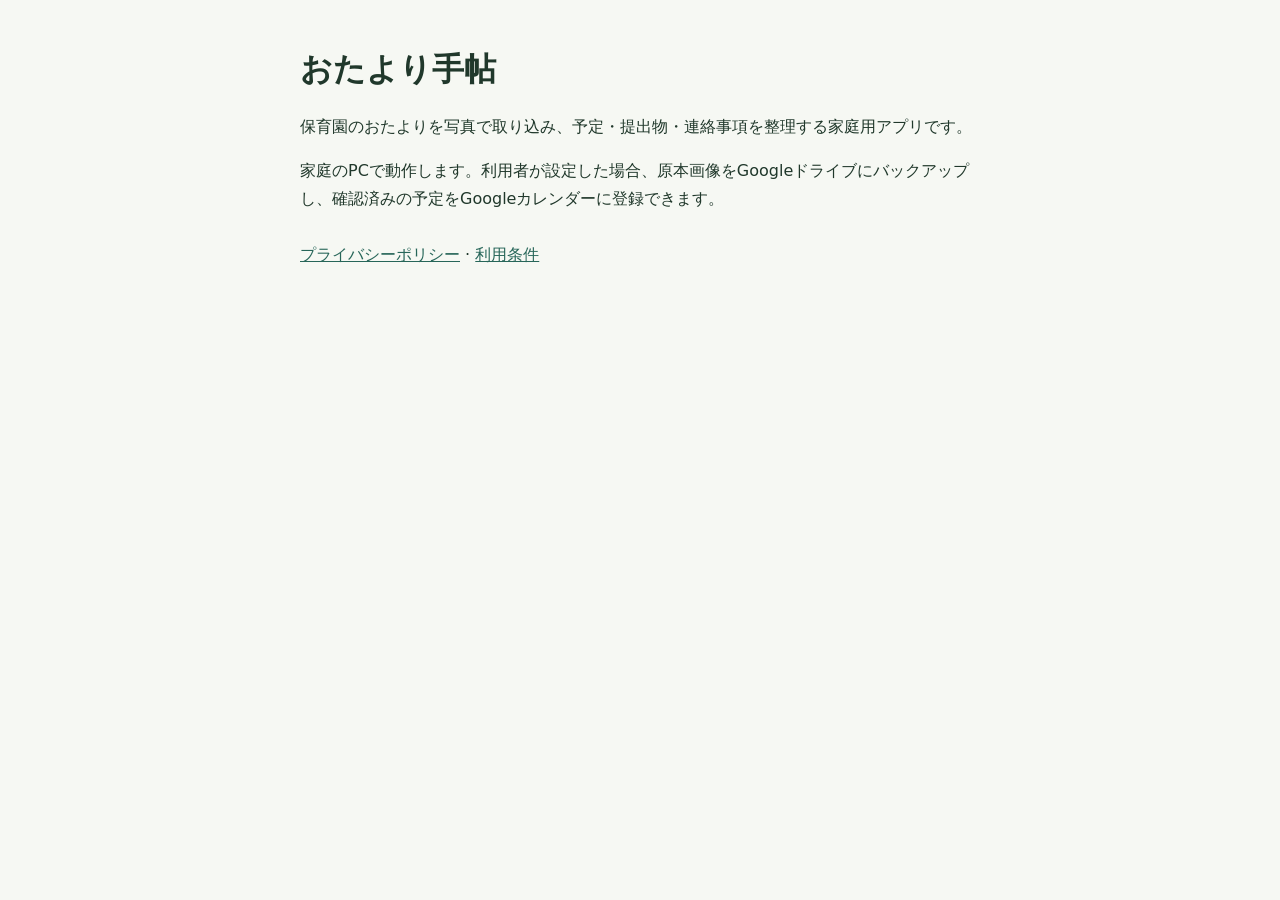
<file: index.html>
<!doctype html>
<html lang="ja"><meta charset="utf-8"><meta name="viewport" content="width=device-width,initial-scale=1"><title>おたより手帖</title><link rel="stylesheet" href="style.css"><main><h1>おたより手帖</h1><p>保育園のおたよりを写真で取り込み、予定・提出物・連絡事項を整理する家庭用アプリです。</p><p>家庭のPCで動作します。利用者が設定した場合、原本画像をGoogleドライブにバックアップし、確認済みの予定をGoogleカレンダーに登録できます。</p><nav><a href="privacy.html">プライバシーポリシー</a> · <a href="terms.html">利用条件</a></nav></main></html>
</file>
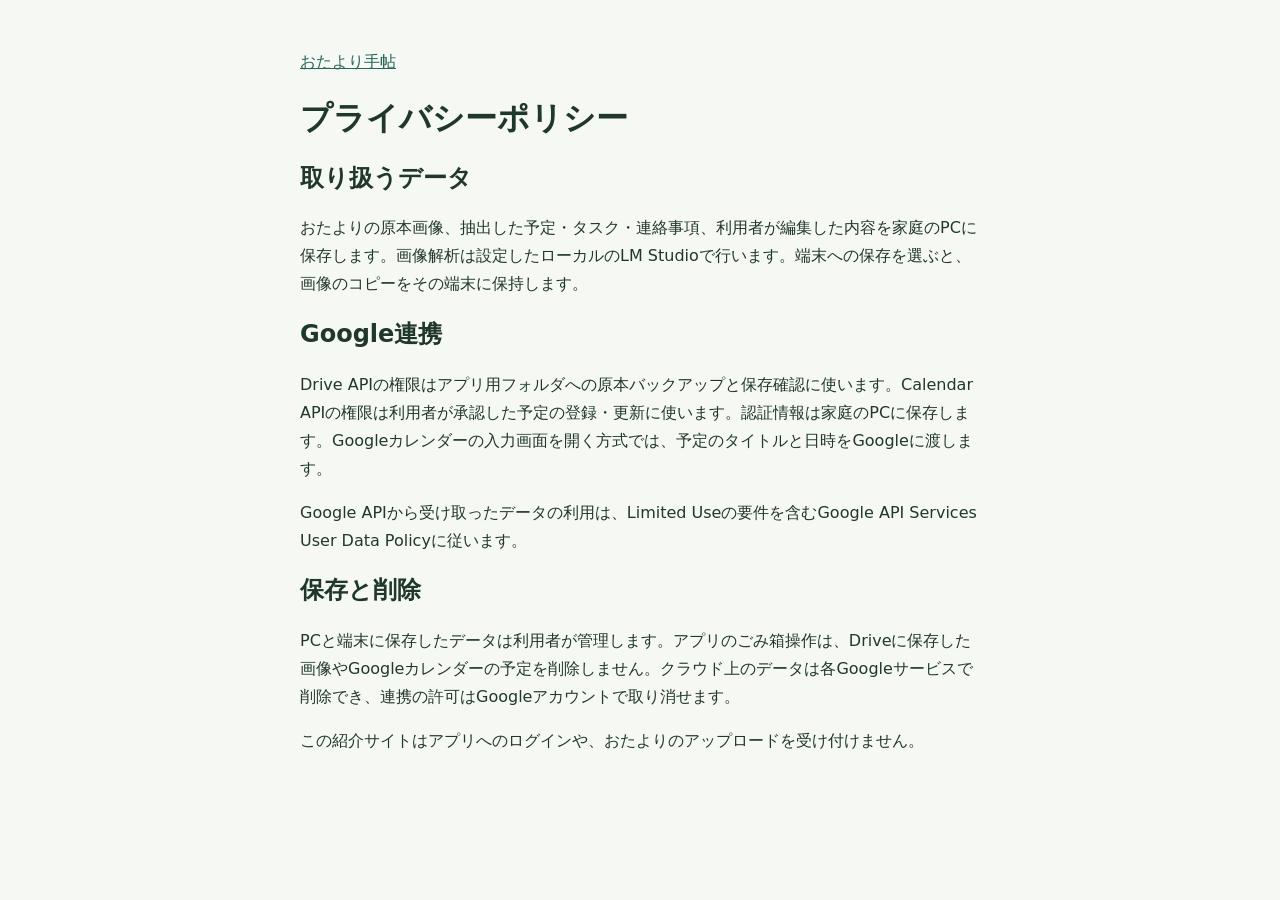
<file: privacy.html>
<!doctype html>
<html lang="ja"><meta charset="utf-8"><meta name="viewport" content="width=device-width,initial-scale=1"><title>プライバシーポリシー｜おたより手帖</title><link rel="stylesheet" href="style.css"><main><a href="index.html">おたより手帖</a><h1>プライバシーポリシー</h1><h2>取り扱うデータ</h2><p>おたよりの原本画像、抽出した予定・タスク・連絡事項、利用者が編集した内容を家庭のPCに保存します。画像解析は設定したローカルのLM Studioで行います。端末への保存を選ぶと、画像のコピーをその端末に保持します。</p><h2>Google連携</h2><p>Drive APIの権限はアプリ用フォルダへの原本バックアップと保存確認に使います。Calendar APIの権限は利用者が承認した予定の登録・更新に使います。認証情報は家庭のPCに保存します。Googleカレンダーの入力画面を開く方式では、予定のタイトルと日時をGoogleに渡します。</p><p>Google APIから受け取ったデータの利用は、Limited Useの要件を含むGoogle API Services User Data Policyに従います。</p><h2>保存と削除</h2><p>PCと端末に保存したデータは利用者が管理します。アプリのごみ箱操作は、Driveに保存した画像やGoogleカレンダーの予定を削除しません。クラウド上のデータは各Googleサービスで削除でき、連携の許可はGoogleアカウントで取り消せます。</p><p>この紹介サイトはアプリへのログインや、おたよりのアップロードを受け付けません。</p></main></html>
</file>
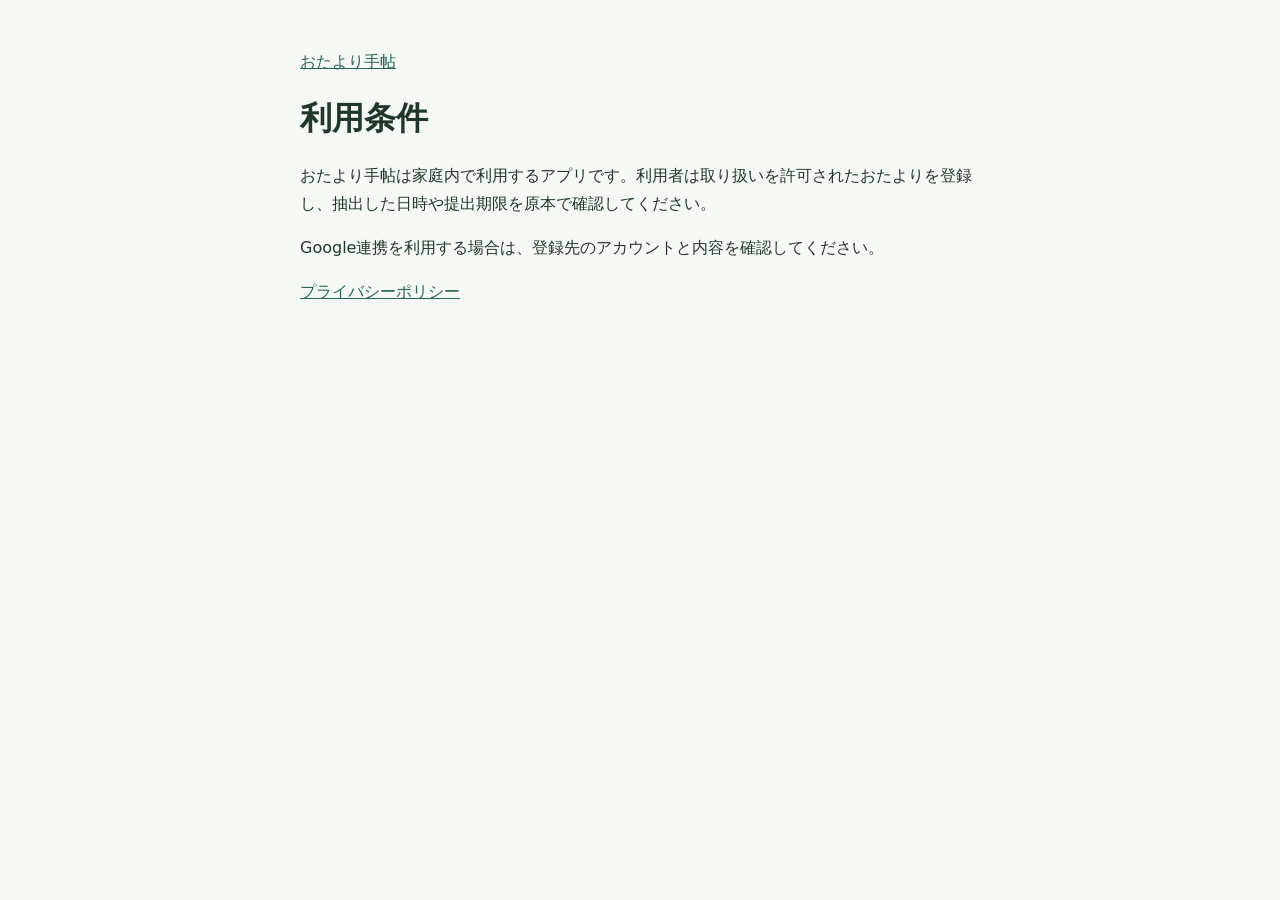
<file: terms.html>
<!doctype html>
<html lang="ja"><meta charset="utf-8"><meta name="viewport" content="width=device-width,initial-scale=1"><title>利用条件｜おたより手帖</title><link rel="stylesheet" href="style.css"><main><a href="index.html">おたより手帖</a><h1>利用条件</h1><p>おたより手帖は家庭内で利用するアプリです。利用者は取り扱いを許可されたおたよりを登録し、抽出した日時や提出期限を原本で確認してください。</p><p>Google連携を利用する場合は、登録先のアカウントと内容を確認してください。</p><a href="privacy.html">プライバシーポリシー</a></main></html>
</file>
<file: style.css>
body{margin:0;background:#f6f8f3;color:#20382b;font:16px/1.75 system-ui,sans-serif}main{max-width:680px;margin:48px auto;padding:0 24px}a{color:#276659}h1,h2{line-height:1.35}nav{margin-top:28px}
</file>
